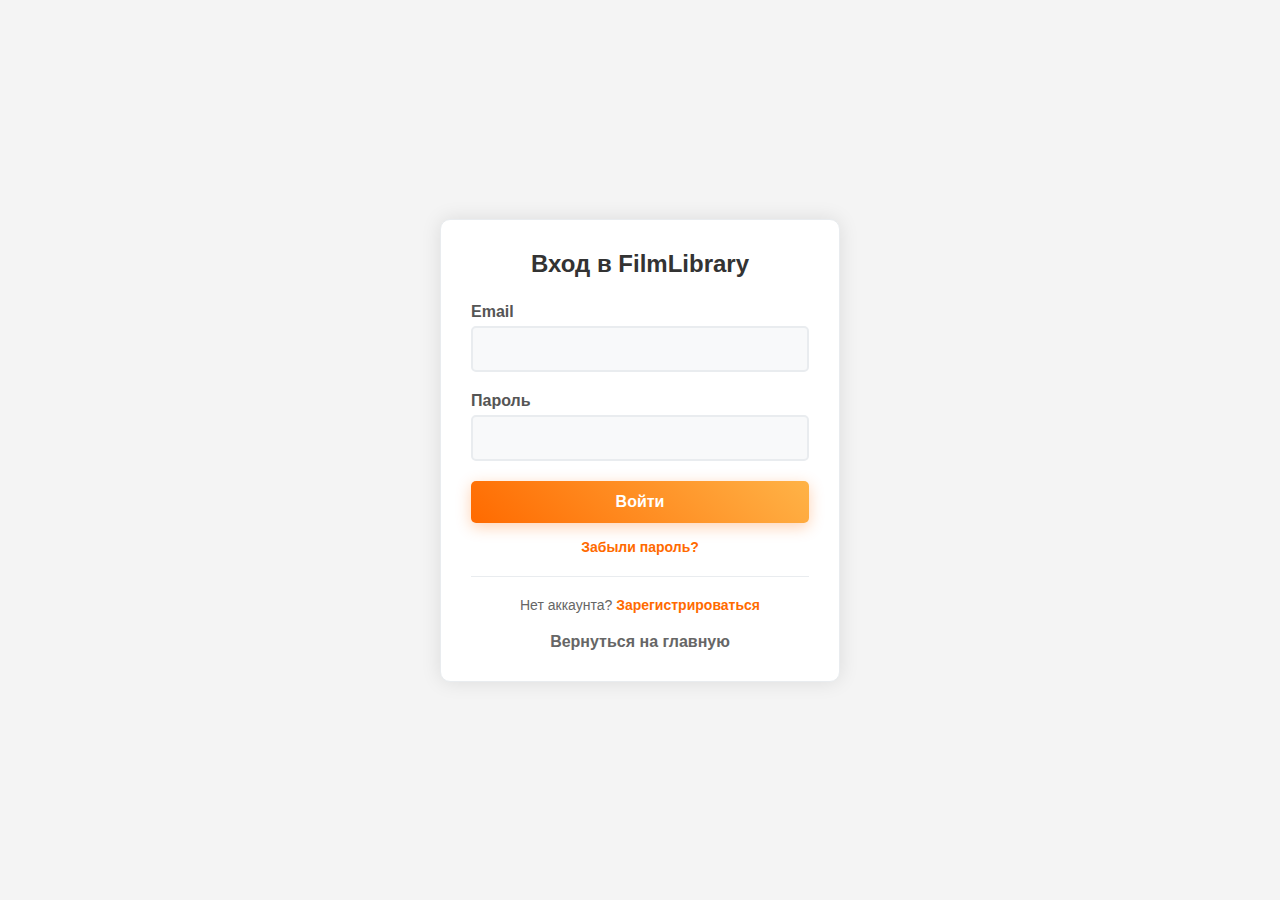
<file: movielibrary/templates/login.html>
<!doctype html>
<html lang="ru">
    <head>
        <meta charset="UTF-8" />
        <meta name="viewport" content="width=device-width, initial-scale=1.0" />
        <title>Вход в FilmLibrary</title>
        <style>
            * {
                margin: 0;
                padding: 0;
                box-sizing: border-box;
            }

            body {
                font-family:
                    Open Sans,
                    sans-serif;
                background: #f4f4f4;
                display: flex;
                justify-content: center;
                align-items: center;
                min-height: 100vh;
                padding: 20px;
            }

            .login-container {
                background: white;
                padding: 30px;
                border-radius: 10px;
                box-shadow: 0 0 20px rgba(0, 0, 0, 0.1);
                width: 100%;
                max-width: 400px;
                border: 1px solid #e9ecef;
            }

            .login-header {
                text-align: center;
                margin-bottom: 25px;
            }

            .login-header h2 {
                color: #333;
                margin-bottom: 5px;
                font-size: 24px;
            }

            .login-header p {
                color: #666;
                font-size: 14px;
            }

            .form-group {
                margin-bottom: 20px;
            }

            .form-group label {
                display: block;
                margin-bottom: 5px;
                font-weight: bold;
                color: #555;
            }

            .form-group input {
                width: 100%;
                padding: 12px;
                border: 2px solid #e9ecef;
                border-radius: 5px;
                font-size: 16px;
                transition: border-color 0.3s;
                background: #f8f9fa;
            }

            .form-group input:focus {
                border-color: #f90;
                outline: none;
                background: white;
            }

            .login-btn {
                width: 100%;
                padding: 12px;
                background: linear-gradient(45deg, #ff6a00, #ffb347);
                color: white;
                border: none;
                border-radius: 5px;
                font-size: 16px;
                font-weight: bold;
                cursor: pointer;
                transition: all 0.3s ease;
                box-shadow: 0 4px 15px rgba(255, 106, 0, 0.3);
            }

            .login-btn:hover {
                transform: translateY(-2px);
                box-shadow: 0 6px 20px rgba(255, 106, 0, 0.4);
            }

            .forgot-password {
                text-align: center;
                margin-top: 15px;
            }

            .forgot-password a {
                color: #ff6a00;
                text-decoration: none;
                font-size: 14px;
                font-weight: bold;
            }

            .forgot-password a:hover {
                text-decoration: underline;
            }

            .register-link {
                text-align: center;
                margin-top: 20px;
                padding-top: 20px;
                border-top: 1px solid #e9ecef;
                color: #666;
                font-size: 14px;
            }

            .register-link a {
                color: #ff6a00;
                text-decoration: none;
                font-weight: bold;
            }

            .register-link a:hover {
                text-decoration: underline;
            }

            .back-to-main {
                display: block;
                text-align: center;
                margin-top: 20px;
                color: #666;
                text-decoration: none;
                font-weight: bold;
            }

            .back-to-main:hover {
                color: #333;
                text-decoration: underline;
            }
        </style>
    </head>
    <body>
        <div class="login-container">
            <div class="login-header">
                <h2>Вход в FilmLibrary</h2>
            </div>

            <form method="POST" action="/login">
                <div class="form-group">
                    <label for="email">Email</label>
                    <input type="text" id="email" name="email" required />
                </div>

                <div class="form-group">
                    <label for="password">Пароль</label>
                    <input
                        type="password"
                        id="password"
                        name="password"
                        required
                    />
                </div>

                <button type="submit" class="login-btn">Войти</button>

                <div class="forgot-password">
                    <a href="#">Забыли пароль?</a>
                </div>
            </form>

            <div class="register-link">
                Нет аккаунта? <a href="/register">Зарегистрироваться</a>
            </div>

            <a href="/" class="back-to-main">Вернуться на главную</a>
        </div>
    </body>
</html>
</file>
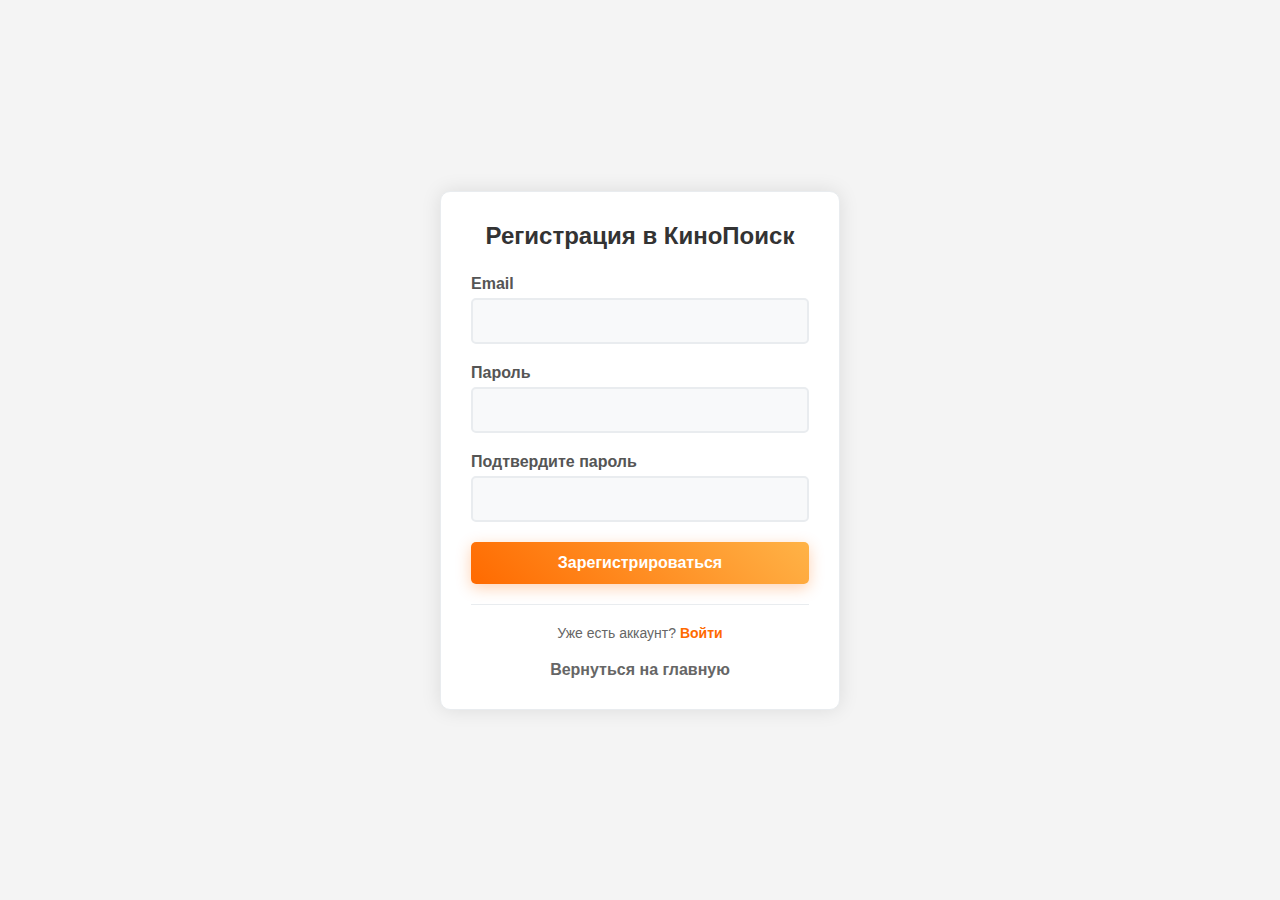
<file: movielibrary/templates/register.html>
<!doctype html>
<html lang="ru">
    <head>
        <meta charset="UTF-8" />
        <meta name="viewport" content="width=device-width, initial-scale=1.0" />
        <title>Регистрация - КиноПоиск</title>
        <style>
            * {
                margin: 0;
                padding: 0;
                box-sizing: border-box;
            }

            body {
                font-family:
                    Open Sans,
                    sans-serif;
                background: #f4f4f4;
                display: flex;
                justify-content: center;
                align-items: center;
                min-height: 100vh;
                padding: 20px;
            }

            .register-container {
                background: white;
                padding: 30px;
                border-radius: 10px;
                box-shadow: 0 0 20px rgba(0, 0, 0, 0.1);
                width: 100%;
                max-width: 400px;
                border: 1px solid #e9ecef;
            }

            .register-header {
                text-align: center;
                margin-bottom: 25px;
            }

            .register-header h2 {
                color: #333;
                margin-bottom: 5px;
                font-size: 24px;
            }

            .register-header p {
                color: #666;
                font-size: 14px;
            }

            .form-group {
                margin-bottom: 20px;
            }

            .form-group label {
                display: block;
                margin-bottom: 5px;
                font-weight: bold;
                color: #555;
            }

            .form-group input {
                width: 100%;
                padding: 12px;
                border: 2px solid #e9ecef;
                border-radius: 5px;
                font-size: 16px;
                transition: border-color 0.3s;
                background: #f8f9fa;
            }

            .form-group input:focus {
                border-color: #f90;
                outline: none;
                background: white;
            }

            .register-btn {
                width: 100%;
                padding: 12px;
                background: linear-gradient(45deg, #ff6a00, #ffb347);
                color: white;
                border: none;
                border-radius: 5px;
                font-size: 16px;
                font-weight: bold;
                cursor: pointer;
                transition: all 0.3s ease;
                box-shadow: 0 4px 15px rgba(255, 106, 0, 0.3);
            }

            .register-btn:hover {
                transform: translateY(-2px);
                box-shadow: 0 6px 20px rgba(255, 106, 0, 0.4);
            }

            .login-link {
                text-align: center;
                margin-top: 20px;
                padding-top: 20px;
                border-top: 1px solid #e9ecef;
                color: #666;
                font-size: 14px;
            }

            .login-link a {
                color: #ff6a00;
                text-decoration: none;
                font-weight: bold;
            }

            .login-link a:hover {
                text-decoration: underline;
            }

            .back-to-main {
                display: block;
                text-align: center;
                margin-top: 20px;
                color: #666;
                text-decoration: none;
                font-weight: bold;
            }

            .back-to-main:hover {
                color: #333;
                text-decoration: underline;
            }

            .terms {
                margin: 15px 0;
                font-size: 12px;
                color: #666;
                text-align: center;
            }

            .terms a {
                color: #ff6a00;
                text-decoration: none;
            }

            .terms a:hover {
                text-decoration: underline;
            }
        </style>
    </head>
    <body>
        <div class="register-container">
            <div class="register-header">
                <h2>Регистрация в КиноПоиск</h2>
            </div>
            <form method="POST" action="/register">
                <div class="form-group">
                    <label for="email">Email</label>
                    <input type="email" id="email" name="email" required />
                </div>
                <div class="form-group">
                    <label for="password">Пароль</label>
                    <input
                        type="password"
                        id="password"
                        name="password"
                        required
                    />
                </div>
                <div class="form-group">
                    <label for="confirm_password">Подтвердите пароль</label>
                    <input
                        type="password"
                        id="confirm_password"
                        name="confirm_password"
                        required
                    />
                </div>
                <button type="submit" class="register-btn">
                    Зарегистрироваться
                </button>
            </form>
            <div class="login-link">
                Уже есть аккаунт? <a href="/login">Войти</a>
            </div>
            <a href="/" class="back-to-main">Вернуться на главную</a>
        </div>
    </body>
</html>
</file>
